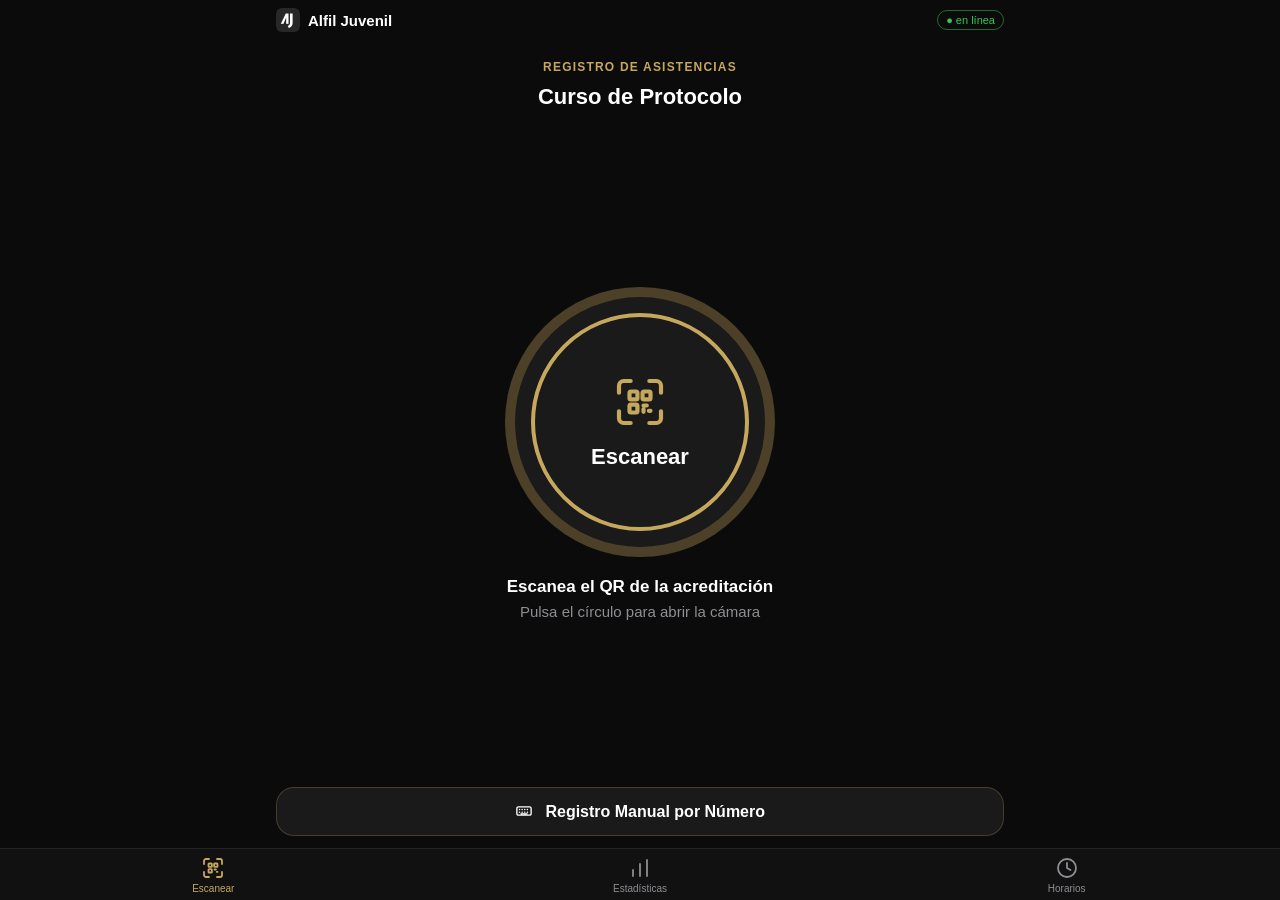
<file: index.html>
<!DOCTYPE html>
<html lang="es">
<head>
  <meta charset="UTF-8">
  <meta name="viewport" content="width=device-width, initial-scale=1, viewport-fit=cover">
  <meta name="theme-color" content="#0B0B0B">
  <title>Alfil Juvenil — Registro de Asistencias</title>
  <meta name="description" content="Registro de asistencias del Curso de Protocolo de Alfil Juvenil, por QR o número manual.">
  <!-- CSP: script-src es solo 'self' (jsQR va vendorizado en js/vendor/, sin CDN externo
       -- ver más abajo). style-src sí necesita 'unsafe-inline' porque las vistas generan
       estilos inline dinámicos (barras de progreso, etc). connect-src incluye
       script.googleusercontent.com porque los Web Apps de Apps Script responden con un
       302 a ese dominio. -->
  <meta http-equiv="Content-Security-Policy" content="default-src 'self'; script-src 'self'; style-src 'self' 'unsafe-inline'; img-src 'self' data:; connect-src 'self' https://script.google.com https://script.googleusercontent.com; media-src 'self' blob:; base-uri 'self'; form-action 'self'; frame-ancestors 'none'">
  <link rel="manifest" href="manifest.webmanifest">
  <link rel="icon" href="icons/icon-192.png" type="image/png">
  <link rel="apple-touch-icon" href="icons/icon-192.png">
  <meta name="apple-mobile-web-app-capable" content="yes">
  <meta name="apple-mobile-web-app-status-bar-style" content="black-translucent">
  <link rel="stylesheet" href="css/app.css">
</head>
<body>
  <header id="topbar">
    <div class="topbar-inner">
      <span class="brand"><img src="icons/icon-192.png" alt="" class="brand-logo"><strong>Alfil Juvenil</strong></span>
      <span id="net-status" class="pill pill-ok" title="Estado de conexión">● en línea</span>
      <span id="queue-badge" class="pill pill-warn hidden" title="Check-ins pendientes de sincronizar">⇅ 0</span>
    </div>
  </header>

  <main id="view"></main>

  <!-- Tab bar: 3 pantallas — Escanear · Estadísticas · Horarios -->
  <nav id="tabbar">
    <button data-route="escanear">
      <svg viewBox="0 0 24 24" stroke-width="1.8" stroke-linecap="round" stroke-linejoin="round"><path d="M3 8V5a2 2 0 0 1 2-2h3M16 3h3a2 2 0 0 1 2 2v3M21 16v3a2 2 0 0 1-2 2h-3M8 21H5a2 2 0 0 1-2-2v-3"/><rect x="7.5" y="7.5" width="3.4" height="3.4" rx="0.6"/><rect x="13.1" y="7.5" width="3.4" height="3.4" rx="0.6"/><rect x="7.5" y="13.1" width="3.4" height="3.4" rx="0.6"/><path d="M13.5 13.5h1.4M15.8 15.8h.7"/></svg>
      Escanear
    </button>
    <button data-route="estadisticas">
      <svg viewBox="0 0 24 24" stroke-width="1.8" stroke-linecap="round"><path d="M5 20V14M12 20V8M19 20V4"/></svg>
      Estadísticas
    </button>
    <button data-route="horarios">
      <svg viewBox="0 0 24 24" stroke-width="1.8" stroke-linecap="round" stroke-linejoin="round"><circle cx="12" cy="12" r="9"/><path d="M12 7v5l3.5 2"/></svg>
      Horarios
    </button>
  </nav>

  <div id="toast" role="status" aria-live="polite"></div>

  <!-- Lector QR de respaldo (BarcodeDetector nativo cubre la mayoría de Android/Chrome).
       Vendorizado en js/vendor/ en vez de CDN externo -- la URL de cdnjs
       para esta versión daba 404, por eso nunca detectaba nada en Safari/iOS
       (sin BarcodeDetector, dependía al 100% de esta librería). -->
  <script src="js/vendor/jsQR.min.js" defer></script>

  <script src="js/store.js"></script>
  <script src="js/scanner.js"></script>
  <script src="js/views.js"></script>
  <script src="js/app.js"></script>
</body>
</html>
</file>
<file: css/app.css>
/* ============================================================
   Staff AJapp — tema visual, réplica del proyecto Xcode/SwiftUI
   Portado de Components/Theme.swift:
     background #0B0B0B · card #1A1A1A · gold #C6A75E
     tab bar #111111 · success green · warning orange · error red
   3 pantallas, sin login: Escanear · Estadísticas · Horarios.
   ============================================================ */
:root {
  --background: #0B0B0B;
  --card: #1A1A1A;
  --gold: #C6A75E;
  --tabbar-bg: #111111;
  --text-primary: #ffffff;
  --text-secondary: #8E8E93;   /* Color.gray de SwiftUI */
  --success: #34C759;          /* Color.green iOS */
  --warning: #FF9500;          /* Color.orange iOS */
  --error: #FF3B30;            /* Color.red iOS */
  --radius-card: 20px;
  --radius-btn: 18px;
  --tabbar-h: 64px;
}

* { box-sizing: border-box; margin: 0; padding: 0; -webkit-tap-highlight-color: transparent; }
html, body { height: 100%; overflow: hidden; overscroll-behavior: none; }
body {
  display: flex; flex-direction: column;
  height: 100vh; height: 100dvh; /* dvh sigue el viewport visible real, sin fallback previo con vh puro */
  background: var(--background);
  color: var(--text-primary);
  font-family: -apple-system, BlinkMacSystemFont, "SF Pro Text", "Segoe UI", Roboto, sans-serif;
  font-size: 16px;
}
.hidden { display: none !important; }

/* ---- topbar (estado conexión / usuario) ---- */
/* padding-top con env(safe-area-inset-top): con viewport-fit=cover (PWA
   instalada, sin barra de navegador) el contenido dibuja por debajo del
   notch/isla dinámica si no se reserva ese hueco a propósito -- se veía
   "Alfil Juvenil" tapado por la hora del sistema en el iPhone real. */
#topbar { flex: none; background: var(--background); }
.topbar-inner { display: flex; align-items: center; gap: 8px; padding: calc(8px + env(safe-area-inset-top)) 16px 8px; max-width: 760px; margin: 0 auto; }
.brand { display: flex; align-items: center; gap: 8px; color: var(--gold); font-size: 15px; margin-right: auto; }
.brand strong { color: var(--text-primary); font-weight: 600; }
.brand-logo { width: 24px; height: 24px; border-radius: 6px; object-fit: cover; }

.pill { font-size: 11px; padding: 3px 8px; border-radius: 999px; border: 1px solid transparent; }
.pill-ok { color: var(--success); border-color: rgba(52,199,89,0.5); }
.pill-off { color: var(--error); border-color: rgba(255,59,48,0.5); }
.pill-warn { color: var(--warning); border-color: rgba(255,149,0,0.5); }

/* ---- layout ----
   #view ocupa exactamente el espacio entre topbar y tabbar (flex:1 dentro
   del body en columna) -- así ninguna pantalla necesita scroll ni puede
   "rebotar" (overscroll-behavior/overflow:hidden arriba). Si algún
   contenido fuera alguna vez más alto de lo que cabe, se recorta en vez de
   arrastrar toda la página -- es la consecuencia aceptada de que la
   interfaz sea completamente estática, a propósito. */
main {
  flex: 1 1 auto; min-height: 0; overflow: hidden;
  max-width: 760px; width: 100%; margin: 0 auto;
  padding: 20px 16px 12px;
  display: flex; flex-direction: column;
}

/* Cabecera de página: kicker dorado con tracking + título 34px bold */
.title-kicker { font-size: 11px; font-weight: 600; color: rgba(198,167,94,0.75); letter-spacing: 2.5px; text-transform: uppercase; margin-bottom: 10px; }
.big-title { font-size: 34px; font-weight: 700; color: var(--text-primary); line-height: 1.12; }

/* Caption dorada con tracking (SESIÓN EN CURSO) */
.gold-caption { font-size: 12px; font-weight: 600; color: var(--gold); letter-spacing: 1.2px; text-transform: uppercase; }

/* ---- tarjetas (cornerRadius 20 + borde dorado con opacidad) ---- */
.card {
  background: var(--card);
  border: 1px solid rgba(198,167,94,0.15);
  border-radius: var(--radius-card);
  padding: 16px;
  margin-bottom: 16px;
}
.card.border-mid { border-color: rgba(198,167,94,0.18); }

/* Tarjeta dorada grande (TOTAL REGISTRADOS, Estadísticas) */
.gold-card {
  background: linear-gradient(180deg, #E4C77F, #C6A75E);
  border-radius: 24px;
  padding: 28px 16px;
  text-align: center;
  margin-bottom: 16px;
}
.gold-card .gc-title { font-size: 12px; font-weight: 600; letter-spacing: 1.5px; color: rgba(0,0,0,0.7); }
.gold-card .gc-num { font-size: 58px; font-weight: 800; color: #000; line-height: 1.15; }
.gold-card .gc-sub { font-size: 15px; color: rgba(0,0,0,0.8); }

/* ---- botones ---- */
button, .btn {
  font: inherit; cursor: pointer; border: none;
  border-radius: var(--radius-btn);
  background: var(--card); color: var(--text-primary); padding: 14px 16px;
}
.btn-gold { background: var(--gold); color: #000; font-weight: 600; }
.btn-gold:active { filter: brightness(1.08); }
.btn-outline {
  background: var(--card); color: var(--text-primary); font-weight: 600;
  border: 1px solid rgba(198,167,94,0.25);
}
.btn-plain { background: transparent; color: var(--text-secondary); }
.btn-block { display: block; width: 100%; text-align: center; }
button:disabled { opacity: 0.4; cursor: not-allowed; }

/* ---- formularios ---- */
input, select, textarea {
  font: inherit; width: 100%; background: var(--card); border: 1px solid rgba(198,167,94,0.2);
  color: var(--text-primary); border-radius: var(--radius-btn); padding: 13px 14px; margin-bottom: 10px;
}
input:focus, select:focus { outline: none; border-color: var(--gold); }
label { font-size: 12px; color: var(--text-secondary); display: block; margin-bottom: 4px; text-transform: uppercase; letter-spacing: 0.5px; }

/* ============================================================
   ESCANEAR — réplica de ScanView.swift
   ============================================================ */
/* Llena el alto disponible de #view (flex, ver arriba) en vez de calcular
   una altura mínima aparte -- así no hace falta reaccionar a cuánto mide
   el viewport visible, solo ocupar el hueco que ya le da el padre. */
.scan-screen { flex: 1; min-height: 0; display: flex; flex-direction: column; align-items: center; gap: 24px; }
.scan-header { text-align: center; flex: none; }
.scan-middle { flex: 1; min-height: 0; display: flex; flex-direction: column; align-items: center; justify-content: center; gap: 24px; }
.scan-header .session-name { font-size: 22px; font-weight: 700; color: var(--text-primary); margin-top: 10px; }

/* Círculo grande: fill card + anillo exterior dorado 35% (10px) + anillo interior dorado (4px) */
.scan-circle {
  width: 250px; height: 250px; border-radius: 50%;
  background: var(--card);
  box-shadow: 0 0 0 10px rgba(198,167,94,0.35);
  display: flex; align-items: center; justify-content: center;
  position: relative; cursor: pointer; border: none; margin: 10px 0 6px;
}
.scan-circle::after {
  content: ''; position: absolute; inset: 16px;
  border: 4px solid var(--gold); border-radius: 50%;
}
.scan-circle .inner { display: flex; flex-direction: column; align-items: center; gap: 14px; z-index: 1; }
.scan-circle .inner svg { width: 56px; height: 56px; stroke: var(--gold); }
.scan-circle .inner span { font-size: 22px; font-weight: 700; color: var(--text-primary); }
.scan-circle:active { filter: brightness(1.15); }

.scan-hint { text-align: center; }
.scan-hint .h1 { font-size: 17px; font-weight: 600; color: var(--text-primary); }
.scan-hint .h2 { font-size: 15px; color: var(--text-secondary); margin-top: 6px; }

.scan-bottom { width: 100%; flex: none; }
.scan-bottom .btn-outline svg { width: 18px; height: 18px; vertical-align: -3px; margin-right: 8px; stroke: var(--text-primary); }

/* Cámara a pantalla completa (fullScreenCover) */
#cam-cover {
  position: fixed; inset: 0; z-index: 60; background: #000;
  display: flex; flex-direction: column;
}
#cam-cover video { position: absolute; inset: 0; width: 100%; height: 100%; object-fit: cover; }
.cam-frame {
  position: absolute; top: 50%; left: 50%; transform: translate(-50%, -50%);
  width: min(64vw, 300px); aspect-ratio: 1; border-radius: 24px;
  border: 3px solid var(--gold);
  box-shadow: 0 0 0 100vmax rgba(0,0,0,0.5);
}
.cam-close {
  position: absolute; top: calc(16px + env(safe-area-inset-top)); right: 16px; z-index: 2;
  width: 42px; height: 42px; border-radius: 50%; background: rgba(26,26,26,0.9);
  color: var(--text-secondary); font-size: 18px; padding: 0;
}
.cam-label { position: absolute; bottom: 60px; left: 0; right: 0; text-align: center; color: #fff; font-weight: 600; text-shadow: 0 1px 4px #000; }

/* Overlay bloqueante mientras se resuelve el check-in (fetch al Web App) —
   por encima de cámara/hoja/tab bar, para que no se pueda tocar nada más
   hasta que llegue la respuesta. */
#loading-cover {
  position: fixed; inset: 0; z-index: 75;
  background: rgba(11,11,11,0.75);
  display: flex; flex-direction: column; align-items: center; justify-content: center; gap: 16px;
}
#loading-cover .spinner {
  width: 48px; height: 48px; border-radius: 50%;
  border: 4px solid rgba(198,167,94,0.25);
  border-top-color: var(--gold);
  animation: spin 0.8s linear infinite;
}
#loading-cover .loading-label { color: var(--text-primary); font-weight: 600; font-size: 15px; }
@keyframes spin { to { transform: rotate(360deg); } }

/* Resultado a pantalla completa (CheckinResultView): fondo de color, autocierre a los 2s */
#result-cover {
  position: fixed; inset: 0; z-index: 70;
  display: flex; flex-direction: column; align-items: center; justify-content: center;
  gap: 28px; padding: 24px; text-align: center;
  animation: fadein 0.15s ease;
}
#result-cover.success { background: var(--success); }
#result-cover.duplicate { background: var(--warning); }
#result-cover.error { background: var(--error); }
#result-cover .r-icon {
  width: 120px; height: 120px; border-radius: 50%;
  background: rgba(255,255,255,0.18);
  display: flex; align-items: center; justify-content: center;
  font-size: 52px; font-weight: 700; color: #fff;
}
#result-cover .r-num { font-size: 96px; font-weight: 900; color: #fff; font-variant-numeric: tabular-nums; line-height: 1; }
#result-cover .r-title { font-size: 22px; font-weight: 700; color: #fff; }
#result-cover .r-sub { font-size: 15px; color: rgba(255,255,255,0.85); }
@keyframes fadein { from { opacity: 0; } to { opacity: 1; } }

/* Hoja inferior (sheet) del registro manual */
.sheet-bg { position: fixed; inset: 0; background: rgba(0,0,0,0.5); z-index: 50; display: flex; align-items: flex-end; }
.sheet {
  background: var(--background); width: 100%; border-radius: 22px 22px 0 0;
  padding: 12px 20px calc(24px + env(safe-area-inset-bottom));
  max-width: 560px; margin: 0 auto;
  animation: slideup 0.22s ease;
}
@keyframes slideup { from { transform: translateY(40%); opacity: 0.6; } to { transform: none; opacity: 1; } }
.sheet .grabber { width: 38px; height: 5px; border-radius: 3px; background: #3a3a3c; margin: 0 auto 10px; }
.sheet .sheet-close {
  float: right; width: 38px; height: 38px; border-radius: 50%;
  background: var(--card); color: var(--text-secondary); padding: 0; font-size: 15px;
}
.sheet h2 { font-size: 22px; font-weight: 700; text-align: center; margin: 8px 0 6px; color: var(--text-primary); }
.sheet .sheet-sub { text-align: center; color: var(--text-secondary); font-size: 15px; margin-bottom: 18px; }
.sheet input.big-num {
  height: 92px; font-size: 42px; font-weight: 700; text-align: center;
  background: var(--card); border: 1px solid rgba(198,167,94,0.35); border-radius: var(--radius-btn);
}
.sheet .err-msg { color: var(--error); font-size: 15px; text-align: center; margin: 4px 0 8px; min-height: 20px; }

/* ============================================================
   ESTADÍSTICAS — réplica de DashboardView.swift
   ============================================================ */
.rate-row { display: flex; align-items: center; margin-bottom: 16px; }
.rate-row .rt { font-size: 17px; font-weight: 600; color: var(--text-primary); }
.rate-row .rv { margin-left: auto; font-size: 22px; font-weight: 700; color: var(--gold); }
.progress { height: 4px; border-radius: 2px; background: #3a3a3c; overflow: hidden; }
.progress > div { height: 100%; background: var(--gold); border-radius: 2px; transition: width 0.4s ease; }

.muted { color: var(--text-secondary); font-size: 13px; }

/* ============================================================
   HORARIOS — lista por día, "Soy…" y línea de ahora.
   Única pantalla con contenido que puede no caber en el alto fijo del
   móvil -- aquí SÍ se deja hacer scroll, pero solo dentro de la lista: la
   cabecera y el marco general (topbar/tabbar) se quedan fijos igual que
   en las otras 2 pantallas.
   ============================================================ */
.horarios-screen { flex: 1; min-height: 0; display: flex; flex-direction: column; }
.horarios-header { flex: none; }
.horarios-body { flex: 1; min-height: 0; overflow-y: auto; -webkit-overflow-scrolling: touch; padding-bottom: 8px; }

.h-days, .h-chips { display: flex; gap: 7px; overflow-x: auto; scrollbar-width: none; }
.h-days::-webkit-scrollbar, .h-chips::-webkit-scrollbar { display: none; }
.h-days { margin: 12px 0 10px; }
.h-chips { padding-bottom: 10px; }
.h-days button, .h-chips button {
  flex: none; padding: 7px 13px; border-radius: 999px; font-size: 13px; font-weight: 600;
  background: var(--card); color: var(--text-secondary); border: 1px solid transparent;
}
.h-days button { min-width: 52px; }
.h-days button.on { background: var(--gold); color: #000; }
.h-chips button.on { color: var(--gold); border-color: rgba(198,167,94,0.55); background: rgba(198,167,94,0.1); }

.h-coche { background: rgba(242,194,48,0.13); color: #F2D36B; border-radius: 10px; padding: 8px 11px; font-size: 13px; font-weight: 600; margin-bottom: 6px; }
.h-row { display: flex; gap: 12px; padding: 12px 4px; border-top: 1px solid rgba(255,255,255,0.09); }
.h-row.past { opacity: 0.42; }
.h-time { flex: none; width: 44px; font-size: 13px; font-weight: 600; color: var(--gold); font-variant-numeric: tabular-nums; }
.h-main { min-width: 0; }
.h-act { font-size: 15px; font-weight: 600; line-height: 1.25; color: var(--t); }
.h-sub { font-size: 12.5px; color: var(--text-secondary); margin-top: 2px; }
.h-gift { display: inline-block; margin-top: 5px; font-size: 11.5px; font-weight: 600; color: #E4B6EC; background: rgba(199,125,212,0.16); border-radius: 999px; padding: 2px 9px; }
.h-nota { font-size: 12px; color: var(--text-secondary); margin-top: 4px; }
.h-now { display: flex; align-items: center; gap: 8px; margin: 8px 0; color: var(--gold); font-size: 10.5px; font-weight: 700; letter-spacing: 0.1em; text-transform: uppercase; }
.h-now::before, .h-now::after { content: ""; flex: 1; height: 1px; background: var(--gold); opacity: 0.7; }
.h-oculto { font-size: 12px; color: var(--text-secondary); text-align: center; padding: 12px 0 2px; }

/* ---- tab bar (réplica UITabBar #111111) ---- */
#tabbar {
  flex: none;
  display: flex; background: var(--tabbar-bg); border-top: 1px solid rgba(255,255,255,0.08);
  padding-bottom: env(safe-area-inset-bottom);
}
#tabbar button {
  flex: 1; background: none; border-radius: 0; color: var(--text-secondary);
  font-size: 10px; padding: 7px 2px 6px;
  display: flex; flex-direction: column; align-items: center; gap: 3px;
}
#tabbar button svg { width: 24px; height: 24px; stroke: currentColor; fill: none; }
#tabbar button.on { color: var(--gold); }

/* ---- toast ---- */
#toast {
  position: fixed; left: 50%; bottom: calc(var(--tabbar-h) + 18px); transform: translateX(-50%) translateY(20px);
  background: var(--card); color: var(--text-primary); border: 1px solid rgba(198,167,94,0.4);
  font-weight: 600; font-size: 14px;
  padding: 10px 20px; border-radius: 999px; opacity: 0; pointer-events: none;
  transition: all 0.25s ease; z-index: 80; max-width: 90vw; text-align: center;
}
#toast.show { opacity: 1; transform: translateX(-50%) translateY(0); }
#toast.err { border-color: var(--error); color: var(--error); }

@media (min-width: 600px) {
  .scan-circle { margin-top: 20px; }
}
</file>
